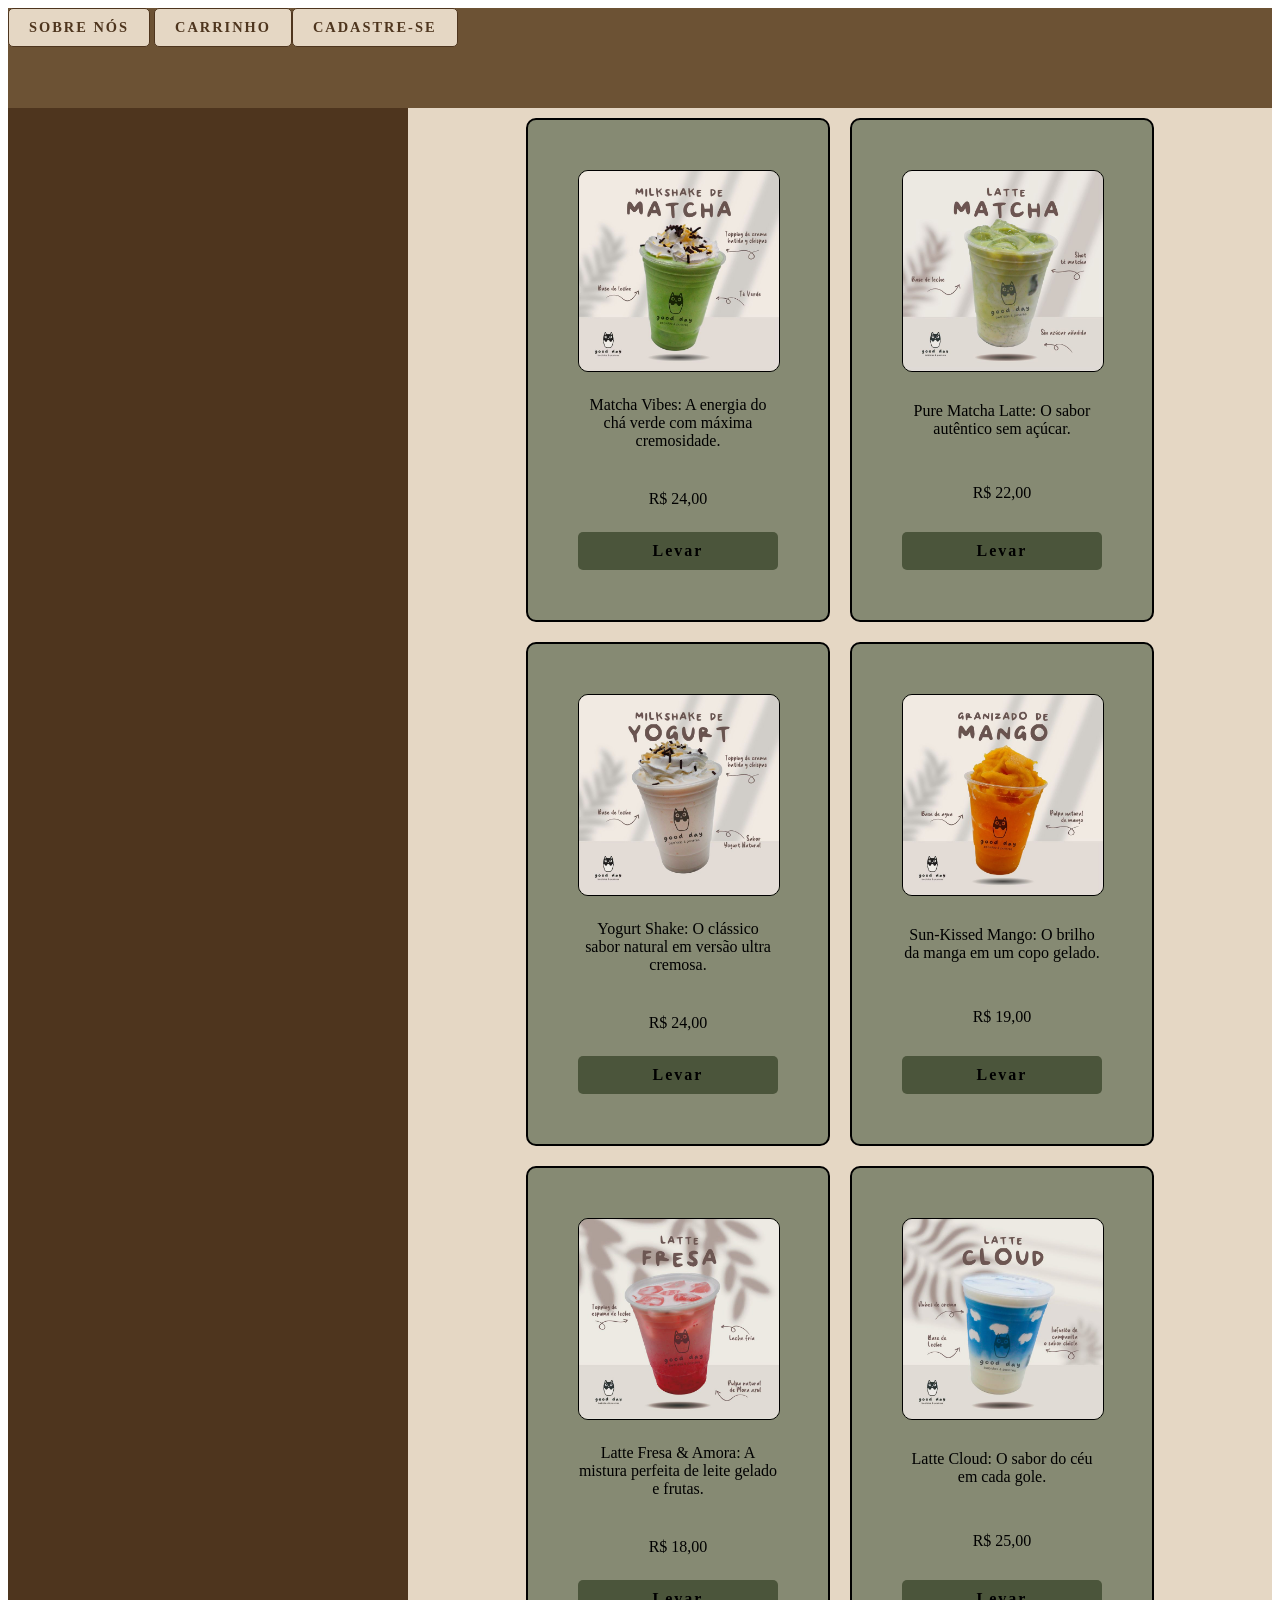
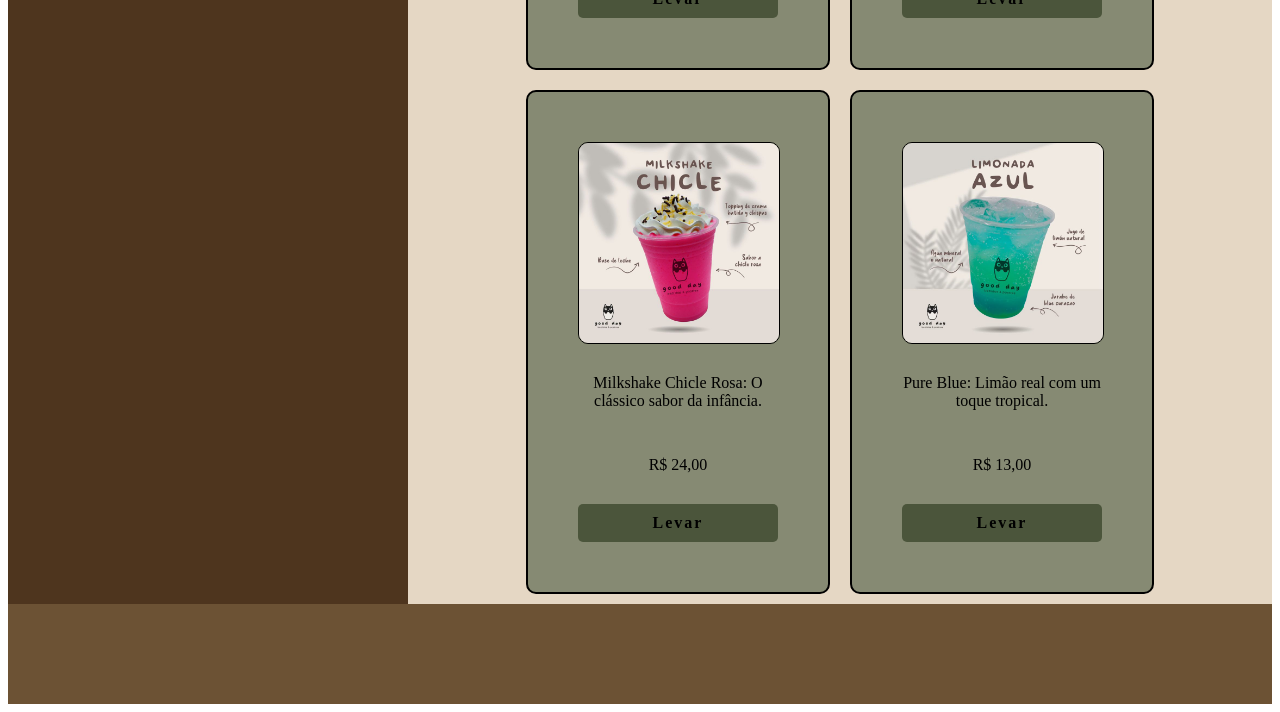
<file: index.html>
<!DOCTYPE html>
<html lang="pt-br">
<head>
    
    <meta charset="UTF-8">
    <meta http-equiv="X-UA-Compatible" content="IE=edge">
    <meta name="viewport" content="width=device-width, initial-scale=1.0">
    <link rel="stylesheet" href="style.css">
    <title>Loja.com</title>
</head>
<body>
    <header><a href="sobre.html" class="botao">sobre nós</a> <a href="carrinho.html" class="botao">Carrinho</a><a href="cadastro.html" class="botao">Cadastre-se</a></header>
    <aside></p></aside>
    <main>
        <div class="letra"></div>
        <div class="pai">
            <a href="produto.html" class="linkp">
            <div class="card">
                <img src="imgs/matcha.jpg" class="gato_produto" alt="">
                <p class="descricao">Matcha Vibes: A energia do chá verde com máxima cremosidade.</p>
                <p class="preco"> R$ 24,00 </p>
                <a href="produto.html" class="botao">Levar</a>
            </div>
            <div class="card">
                <img src="imgs/matcha2.jpg" class="gato_produto" alt="">
                <p class="descricao">Pure Matcha Latte: O sabor autêntico sem açúcar.</p>
                <p class="preco"> R$ 22,00 </p>
                <a href="produto1.html" class="botao">Levar</a>
            </div>
            <div class="card">
                <img src="imgs/yogurt.jpg" class="gato_produto" alt="">
                <p class="descricao">Yogurt Shake: O clássico sabor natural em versão ultra cremosa.</p>
                <p class="preco"> R$ 24,00 </p>
                <a href="produto2.html" class="botao">Levar</a>
            </div>
            <div class="card">
                <img src="imgs/mango.jpg" class="gato_produto" alt="">
                <p class="descricao">Sun-Kissed Mango: O brilho da manga em um copo gelado.</p>
                <p class="preco"> R$ 19,00 </p>
                <a href="produto3.html" class="botao">Levar</a>
            </div>
            <div class="card">
                <img src="imgs/fresa.jpg" class="gato_produto" alt="">
                <p class="descricao">Latte Fresa & Amora: A mistura perfeita de leite gelado e frutas.</p>
                <p class="preco"> R$ 18,00 </p>
                <a href="produto4.html" class="botao">Levar</a>
            </div>
            <div class="card">
                <img src="imgs/cloud.jpg" class="gato_produto" alt="">
                <p class="descricao">Latte Cloud: O sabor do céu em cada gole.</p>
                <p class="preco"> R$ 25,00 </p>
                <a href="produto5.html" class="botao">Levar</a>
            </div>
            <div class="card">
                <img src="imgs/chiclete.jpg" class="gato_produto" alt="">
                <p class="descricao">Milkshake Chicle Rosa: O clássico sabor da infância.</p>
                <p class="preco"> R$ 24,00 </p>
                <a href="produto6.html" class="botao">Levar</a>
            </div>
            <div class="card">
                <img src="imgs/limonada.jpg" class="gato_produto" alt="">
                <p class="descricao">Pure Blue: Limão real com um toque tropical.</p>
                <p class="preco"> R$ 13,00 </p>
                <a href="produto7.html" class="botao">Levar</a>
            </div>
        </a>
        </div>
    </main>
    <footer></footer>
</body>
</html>




<!-- a href= colocar o botão de ref -->
<!-- display log no css pro botão ser clicado em qualquer lugar -->
<!-- border radius = deixar a borda arredondada -->
</file>
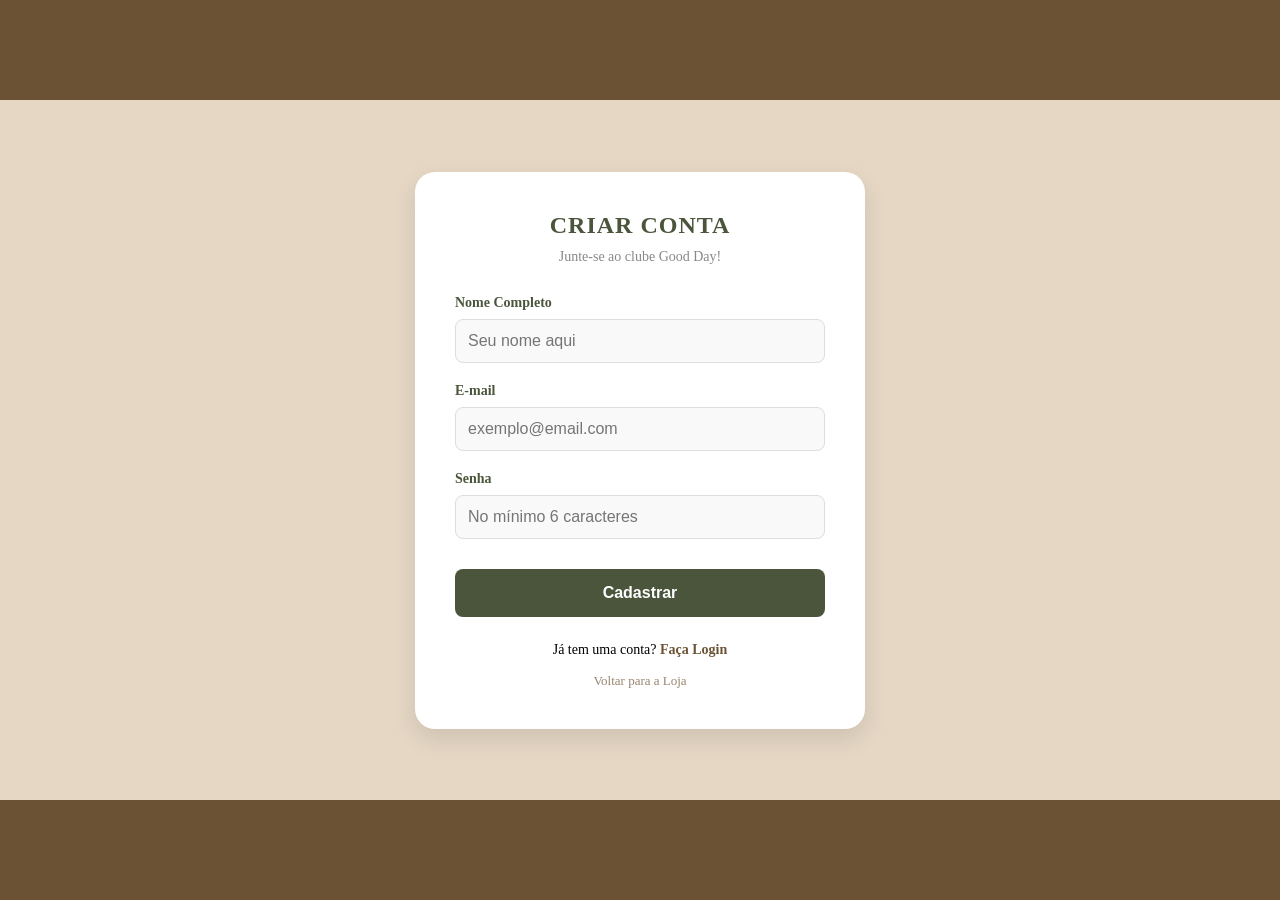
<file: cadastro.html>
<!DOCTYPE html>
<html lang="pt-br">
<head>
    <meta charset="UTF-8">
    <meta name="viewport" content="width=device-width, initial-scale=1.0">
    <link rel="stylesheet" href="cadastro.css">
    <title>Cadastro - Good Day</title>
</head>
<body>
    <header></header>

    <main>
        <div class="cadastro1">
            <div class="cadastro2">
                <h2>Criar Conta</h2>
                <p class="subtitulo">Junte-se ao clube Good Day!</p>

                <form>
                    <div class="campo">
                        <label for="nome">Nome Completo</label>
                        <input type="text" id="nome" placeholder="Seu nome aqui">
                    </div>

                    <div class="campo">
                        <label for="email">E-mail</label>
                        <input type="email" id="email" placeholder="exemplo@email.com">
                    </div>

                    <div class="campo">
                        <label for="senha">Senha</label>
                        <input type="password" id="senha" placeholder="No mínimo 6 caracteres">
                    </div>

                    <button type="button" class="btn-cadastrar">Cadastrar</button>
                </form>

                <div class="rodape">
                    <p>Já tem uma conta? <a href="">Faça Login</a></p>
                    <a href="index.html" class="link-voltar">Voltar para a Loja</a>
                </div>
            </div>
        </div>
    </main>

    <footer></footer>
</body>
</html>
</file>
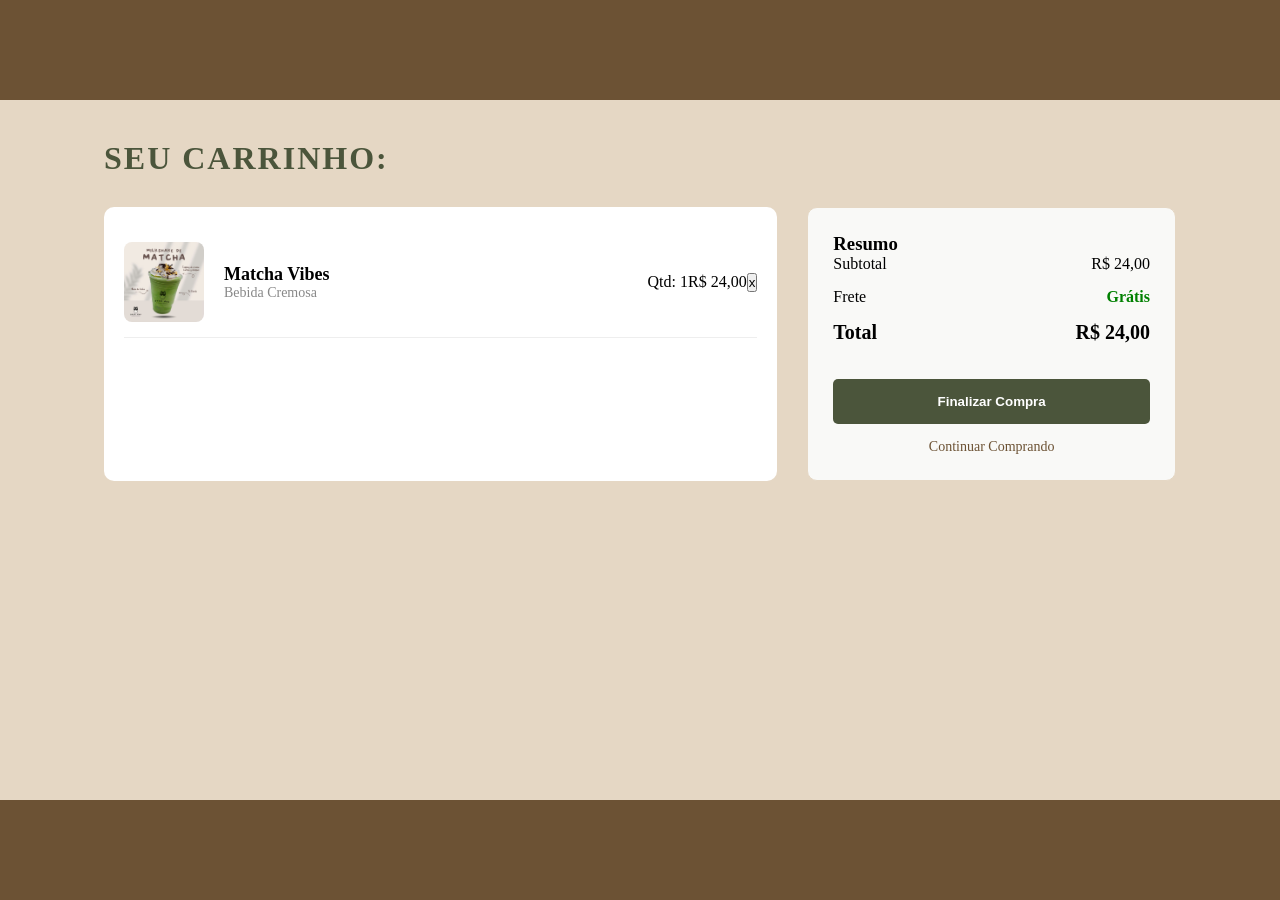
<file: carrinho.html>
<!DOCTYPE html>
<html lang="pt-br">
<head>
    <meta charset="UTF-8">
    <meta http-equiv="X-UA-Compatible" content="IE=edge">
    <meta name="viewport" content="width=device-width, initial-scale=1.0">
    <link rel="stylesheet" href="carrinho.css">
    <title>carrinho.com</title>
</head>
<body>
    <header></header>

    <main>
        <div class="dentro-carrinho">
            <h1 class="titulo-carrinho">Seu Carrinho:</h1>

            <div class="carrinho-corpo">
                <section class="lista-produtos">
                    <div class="card-item">
                        <img src="imgs/matcha.jpg" alt="Produto">
                        <div class="info-item">
                            <h3>Matcha Vibes</h3>
                            <p class="categoria">Bebida Cremosa</p>
                        </div>
                        <div class="qtd-item">
                            <p>Qtd: 1</p>
                        </div>
                        <p class="preco-item">R$ 24,00</p>
                        <button class="remover">x</button>
                    </div>
                </section>

                <section class="resumo-pedido">
                    <h3>Resumo</h3>
                    <div class="linha-resumo">
                        <p>Subtotal</p>
                        <p>R$ 24,00</p>
                    </div>
                    <div class="linha-resumo">
                        <p>Frete</p>
                        <p class="gratis">Grátis</p>
                    </div>
                    <div class="linha-resumo total">
                        <p>Total</p>
                        <p>R$ 24,00</p>
                    </div>
                    <button class="finalizar">Finalizar Compra</button>
                    <a href="index.html" class="link-voltar">Continuar Comprando</a>
                </section>
            </div>
        </div>
    </main>

    <aside></aside>
    <footer></footer>
</body>
</html>
</file>
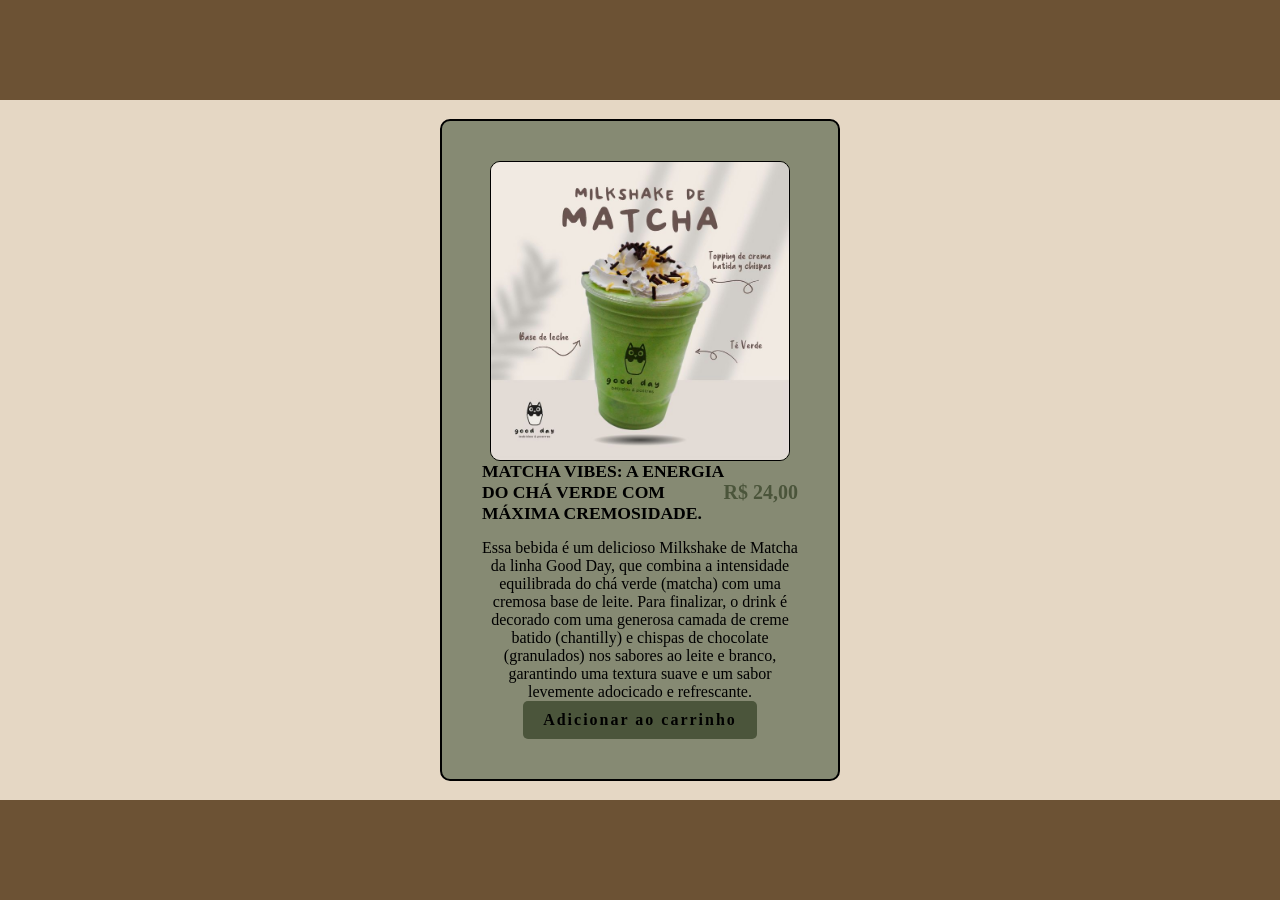
<file: produto.html>
<!DOCTYPE html>
<html lang="pt-br">
<head>
    <meta charset="UTF-8">
    <meta http-equiv="X-UA-Compatible" content="IE=edge">
    <meta name="viewport" content="width=device-width, initial-scale=1.0">
    <link rel="stylesheet" href="produto.css">
    <title>Produto.com</title>
</head>
<body>
    <header></header>
<main>
    <div class="pai">
        <div class="card">
        <img src="imgs/matcha.jpg" class="gato_produto" alt="">
    
        <div class="cabecalho-produto">
        <p class="descricao1">Matcha Vibes: A energia do chá verde com máxima cremosidade.</p>
        <p class="preco">R$ 24,00</p>
        </div>
        <p class="feito">Essa bebida é um delicioso Milkshake de Matcha da linha Good Day, que combina a intensidade equilibrada do chá verde (matcha) com uma cremosa base de leite. Para finalizar, o drink é decorado com uma generosa camada de creme batido (chantilly) e chispas de chocolate (granulados) nos sabores ao leite e branco, garantindo uma textura suave e um sabor levemente adocicado e refrescante.</p>
        <a href="carrinho.html" class="botao">Adicionar ao carrinho</a>
        </div>
    </div>
</main>
<aside></aside>
<footer></footer>
</body>
</html>
</file>
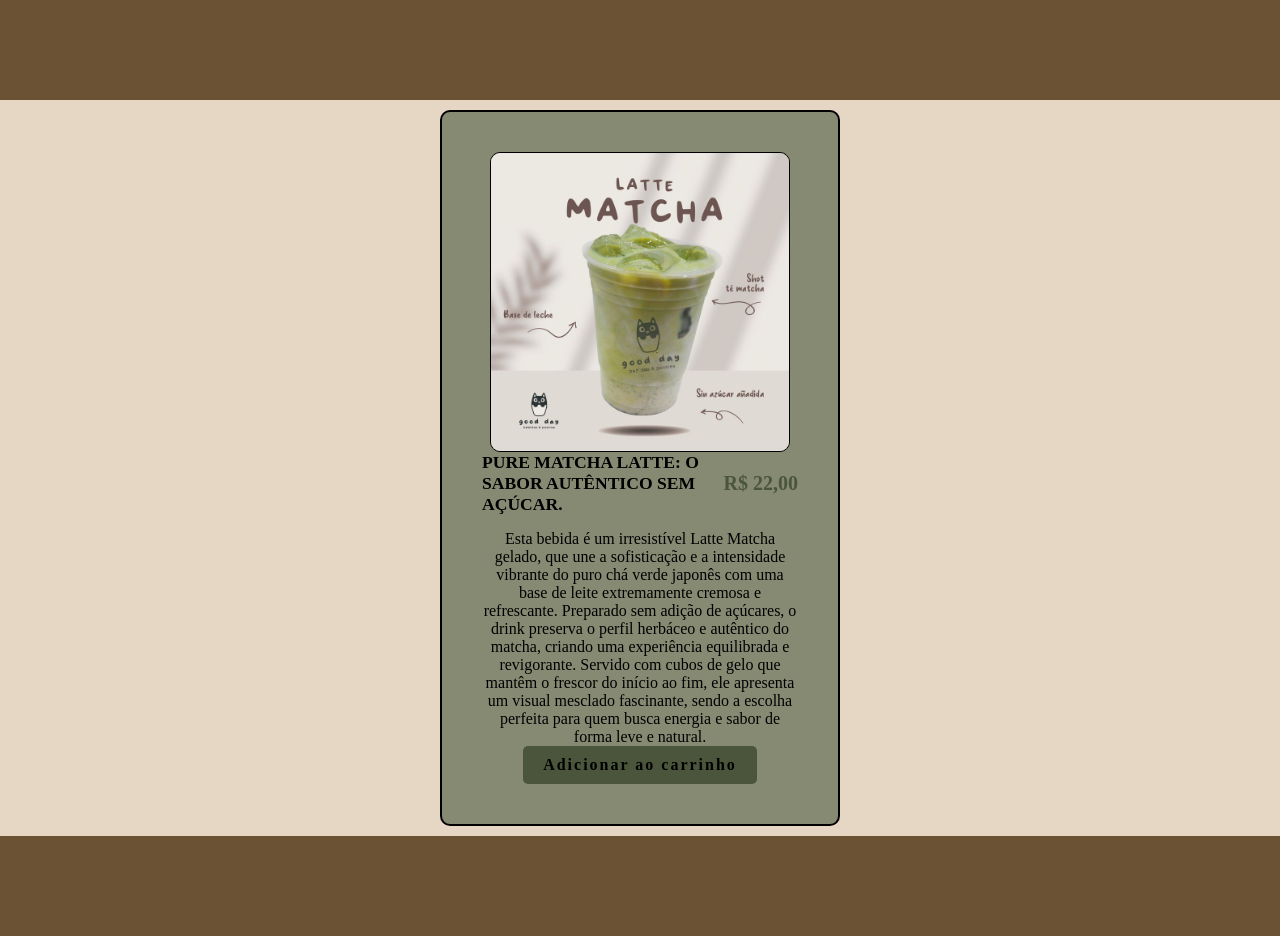
<file: produto1.html>
<!DOCTYPE html>
<html lang="pt-br">
<head>
    <meta charset="UTF-8">
    <meta http-equiv="X-UA-Compatible" content="IE=edge">
    <meta name="viewport" content="width=device-width, initial-scale=1.0">
    <link rel="stylesheet" href="produto.css">
    <title>Produto.com</title>
</head>
<body>
    <header></header>
<main>
    <div class="pai">
        <div class="card">
        <img src="imgs/matcha2.jpg" class="gato_produto" alt="">
    
        <div class="cabecalho-produto">
        <p class="descricao1">Pure Matcha Latte: O sabor autêntico sem açúcar.</p>
        <p class="preco">R$ 22,00</p>
        </div>
        <p class="feito">Esta bebida é um irresistível Latte Matcha gelado, que une a sofisticação e a intensidade vibrante do puro chá verde japonês com uma base de leite extremamente cremosa e refrescante. Preparado sem adição de açúcares, o drink preserva o perfil herbáceo e autêntico do matcha, criando uma experiência equilibrada e revigorante. Servido com cubos de gelo que mantêm o frescor do início ao fim, ele apresenta um visual mesclado fascinante, sendo a escolha perfeita para quem busca energia e sabor de forma leve e natural.</p>
        <a href="carrinho.html" class="botao">Adicionar ao carrinho</a>
        </div>
    </div>
</main>
<aside></aside>
<footer></footer>
</body>
</html>
</file>
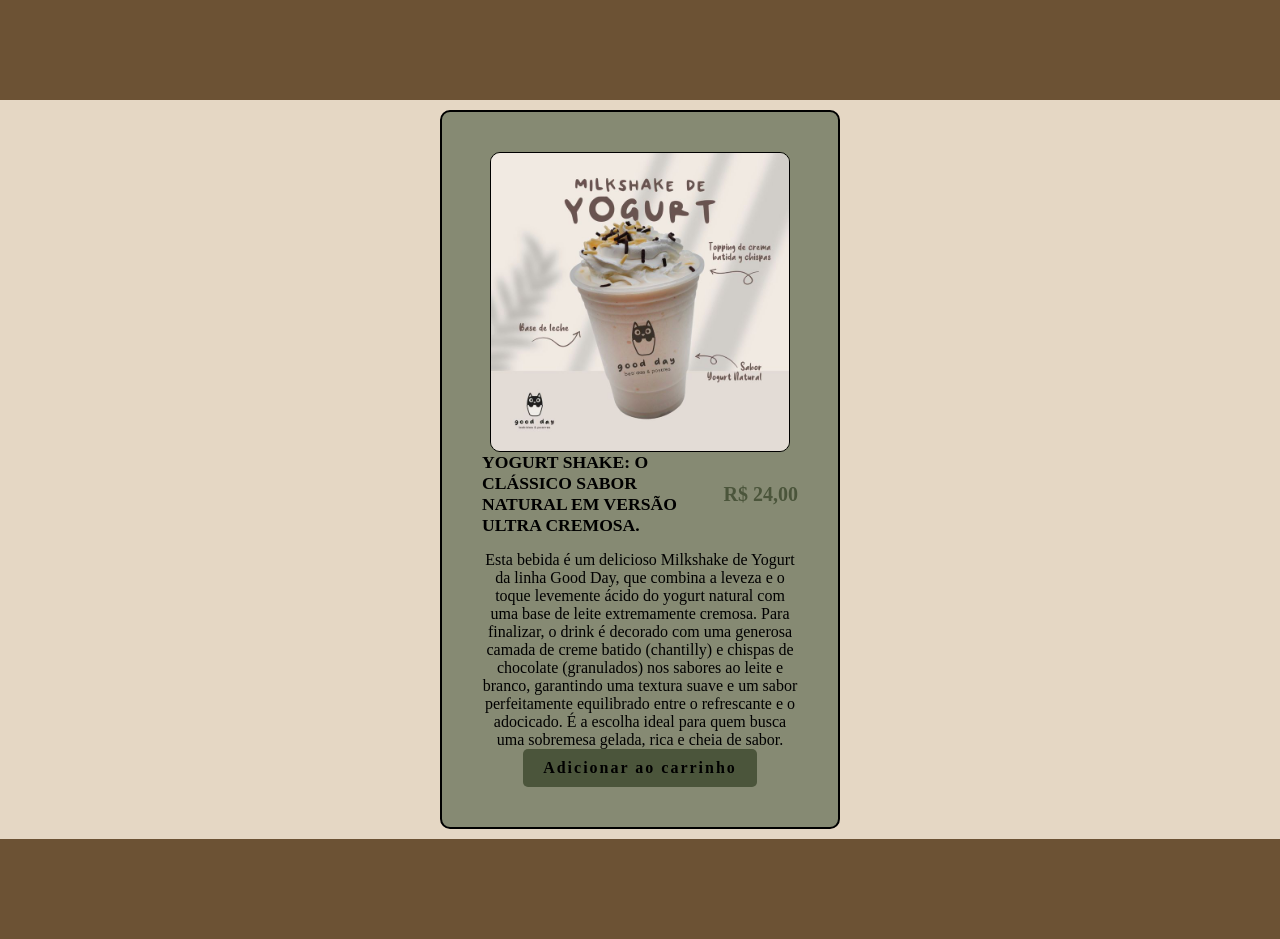
<file: produto2.html>
<!DOCTYPE html>
<html lang="pt-br">
<head>
    <meta charset="UTF-8">
    <meta http-equiv="X-UA-Compatible" content="IE=edge">
    <meta name="viewport" content="width=device-width, initial-scale=1.0">
    <link rel="stylesheet" href="produto.css">
    <title>Produto.com</title>
</head>
<body>
    <header></header>
<main>
    <div class="pai">
        <div class="card">
        <img src="imgs/yogurt.jpg" class="gato_produto" alt="">
    
        <div class="cabecalho-produto">
        <p class="descricao1">Yogurt Shake: O clássico sabor natural em versão ultra cremosa.</p>
        <p class="preco">R$ 24,00</p>
        </div>
        <p class="feito">Esta bebida é um delicioso Milkshake de Yogurt da linha Good Day, que combina a leveza e o toque levemente ácido do yogurt natural com uma base de leite extremamente cremosa. Para finalizar, o drink é decorado com uma generosa camada de creme batido (chantilly) e chispas de chocolate (granulados) nos sabores ao leite e branco, garantindo uma textura suave e um sabor perfeitamente equilibrado entre o refrescante e o adocicado. É a escolha ideal para quem busca uma sobremesa gelada, rica e cheia de sabor.</p>
        <a href="carrinho.html" class="botao">Adicionar ao carrinho</a>
        </div>
    </div>
</main>
<aside></aside>
<footer></footer>
</body>
</html>
</file>
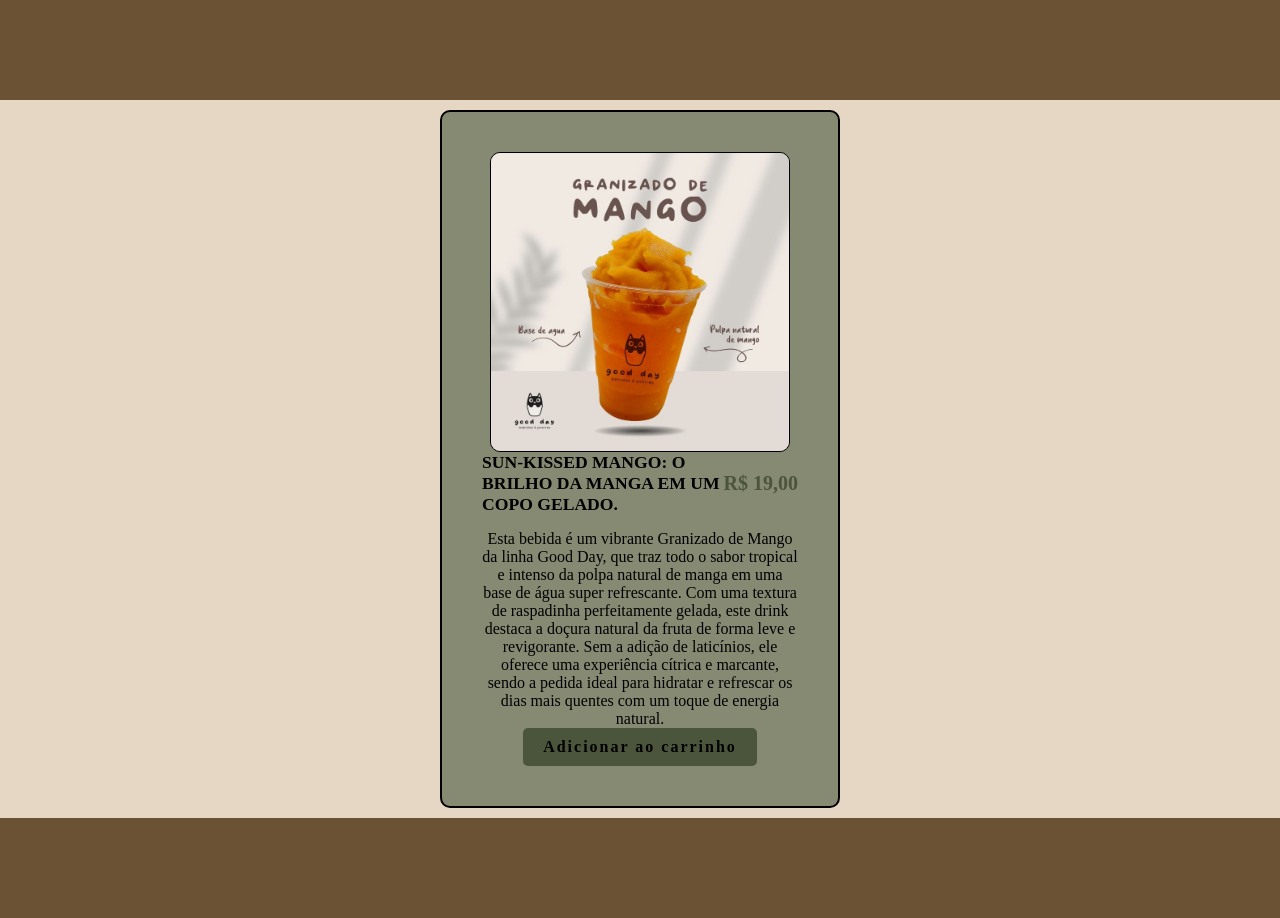
<file: produto3.html>
<!DOCTYPE html>
<html lang="pt-br">
<head>
    <meta charset="UTF-8">
    <meta http-equiv="X-UA-Compatible" content="IE=edge">
    <meta name="viewport" content="width=device-width, initial-scale=1.0">
    <link rel="stylesheet" href="produto.css">
    <title>Produto.com</title>
</head>
<body>
    <header></header>
<main>
    <div class="pai">
        <div class="card">
        <img src="imgs/mango.jpg" class="gato_produto" alt="">
    
        <div class="cabecalho-produto">
        <p class="descricao1">Sun-Kissed Mango: O brilho da manga em um copo gelado.</p>
        <p class="preco">R$ 19,00</p>
        </div>
        <p class="feito">Esta bebida é um vibrante Granizado de Mango da linha Good Day, que traz todo o sabor tropical e intenso da polpa natural de manga em uma base de água super refrescante. Com uma textura de raspadinha perfeitamente gelada, este drink destaca a doçura natural da fruta de forma leve e revigorante. Sem a adição de laticínios, ele oferece uma experiência cítrica e marcante, sendo a pedida ideal para hidratar e refrescar os dias mais quentes com um toque de energia natural.</p>
        <a href="carrinho.html" class="botao">Adicionar ao carrinho</a>
        </div>
    </div>
</main>
<aside></aside>
<footer></footer>
</body>
</html>
</file>
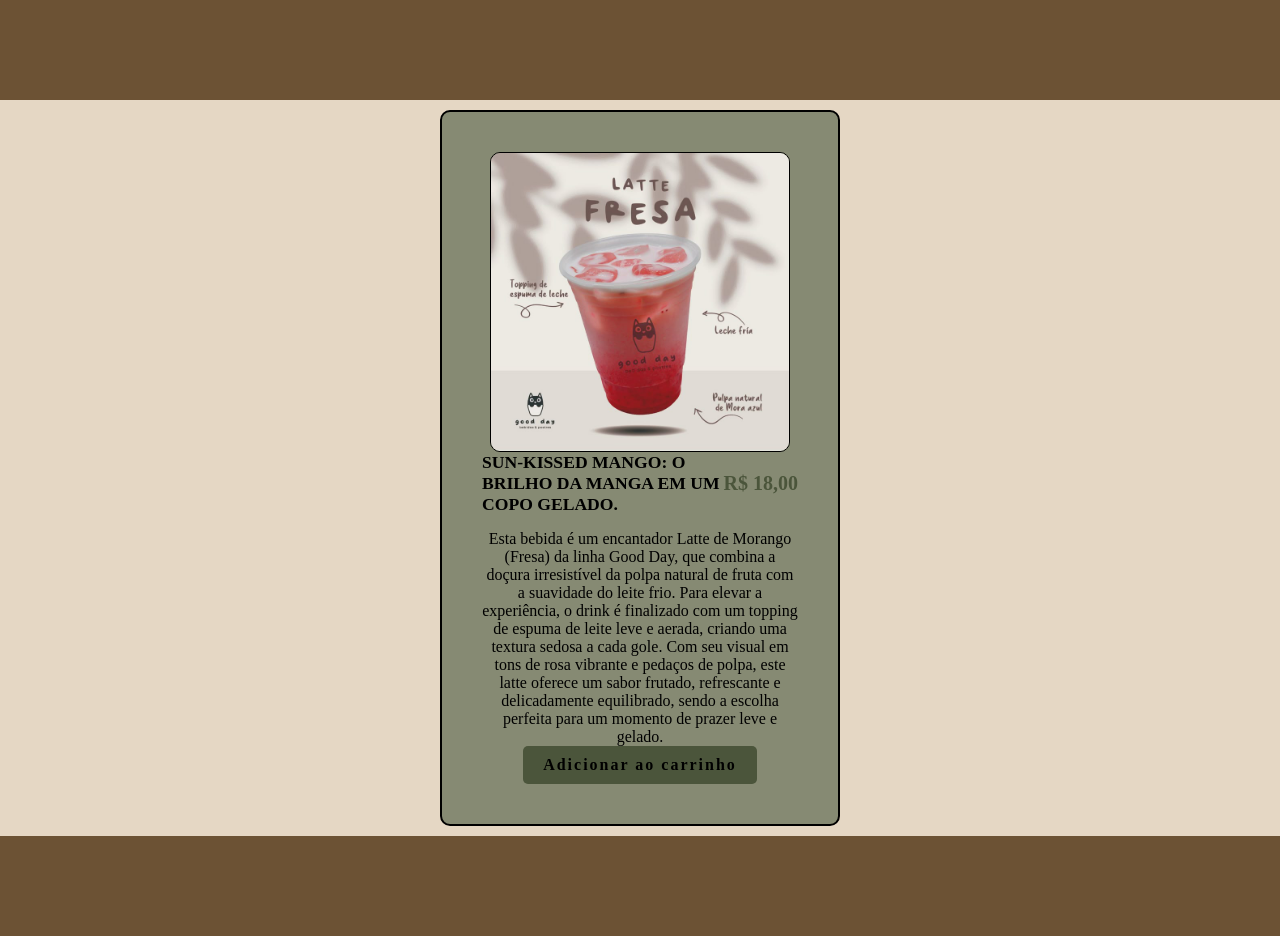
<file: produto4.html>
<!DOCTYPE html>
<html lang="pt-br">
<head>
    <meta charset="UTF-8">
    <meta http-equiv="X-UA-Compatible" content="IE=edge">
    <meta name="viewport" content="width=device-width, initial-scale=1.0">
    <link rel="stylesheet" href="produto.css">
    <title>Produto.com</title>
</head>
<body>
    <header></header>
<main>
    <div class="pai">
        <div class="card">
        <img src="imgs/fresa.jpg" class="gato_produto" alt="">
    
        <div class="cabecalho-produto">
        <p class="descricao1">Sun-Kissed Mango: O brilho da manga em um copo gelado.</p>
        <p class="preco">R$ 18,00</p>
        </div>
        <p class="feito">Esta bebida é um encantador Latte de Morango (Fresa) da linha Good Day, que combina a doçura irresistível da polpa natural de fruta com a suavidade do leite frio. Para elevar a experiência, o drink é finalizado com um topping de espuma de leite leve e aerada, criando uma textura sedosa a cada gole. Com seu visual em tons de rosa vibrante e pedaços de polpa, este latte oferece um sabor frutado, refrescante e delicadamente equilibrado, sendo a escolha perfeita para um momento de prazer leve e gelado.</p>
        <a href="carrinho.html" class="botao">Adicionar ao carrinho</a>
        </div>
    </div>
</main>
<aside></aside>
<footer></footer>
</body>
</html>
</file>
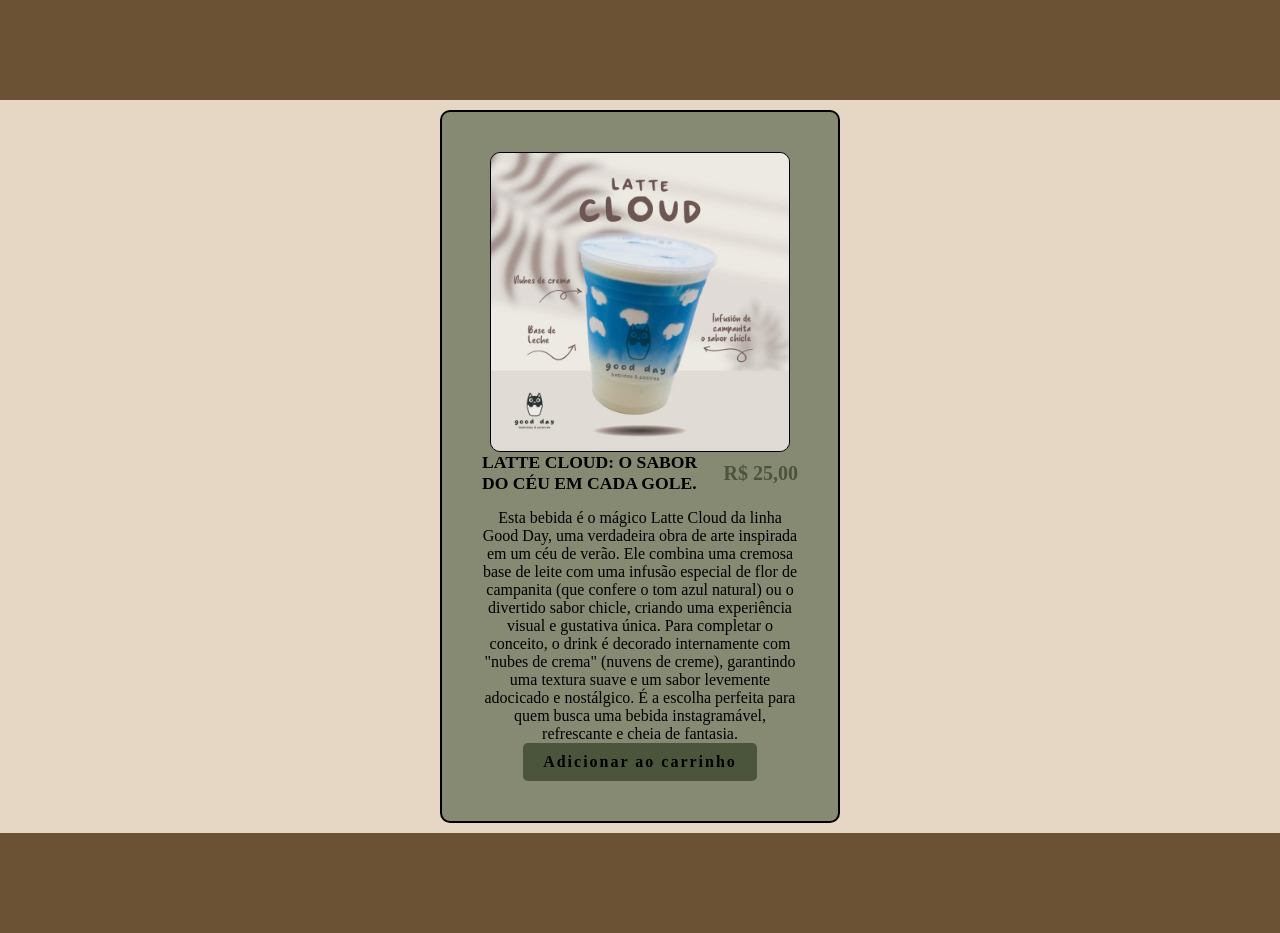
<file: produto5.html>
<!DOCTYPE html>
<html lang="pt-br">
<head>
    <meta charset="UTF-8">
    <meta http-equiv="X-UA-Compatible" content="IE=edge">
    <meta name="viewport" content="width=device-width, initial-scale=1.0">
    <link rel="stylesheet" href="produto.css">
    <title>Produto.com</title>
</head>
<body>
    <header></header>
<main>
    <div class="pai">
        <div class="card">
        <img src="imgs/cloud.jpg" class="gato_produto" alt="">
    
        <div class="cabecalho-produto">
        <p class="descricao1">Latte Cloud: O sabor do céu em cada gole.</p>
        <p class="preco">R$ 25,00</p>
        </div>
        <p class="feito">Esta bebida é o mágico Latte Cloud da linha Good Day, uma verdadeira obra de arte inspirada em um céu de verão. Ele combina uma cremosa base de leite com uma infusão especial de flor de campanita (que confere o tom azul natural) ou o divertido sabor chicle, criando uma experiência visual e gustativa única. Para completar o conceito, o drink é decorado internamente com "nubes de crema" (nuvens de creme), garantindo uma textura suave e um sabor levemente adocicado e nostálgico. É a escolha perfeita para quem busca uma bebida instagramável, refrescante e cheia de fantasia.</p>
        <a href="carrinho.html" class="botao">Adicionar ao carrinho</a>
        </div>
    </div>
</main>
<aside></aside>
<footer></footer>
</body>
</html>
</file>
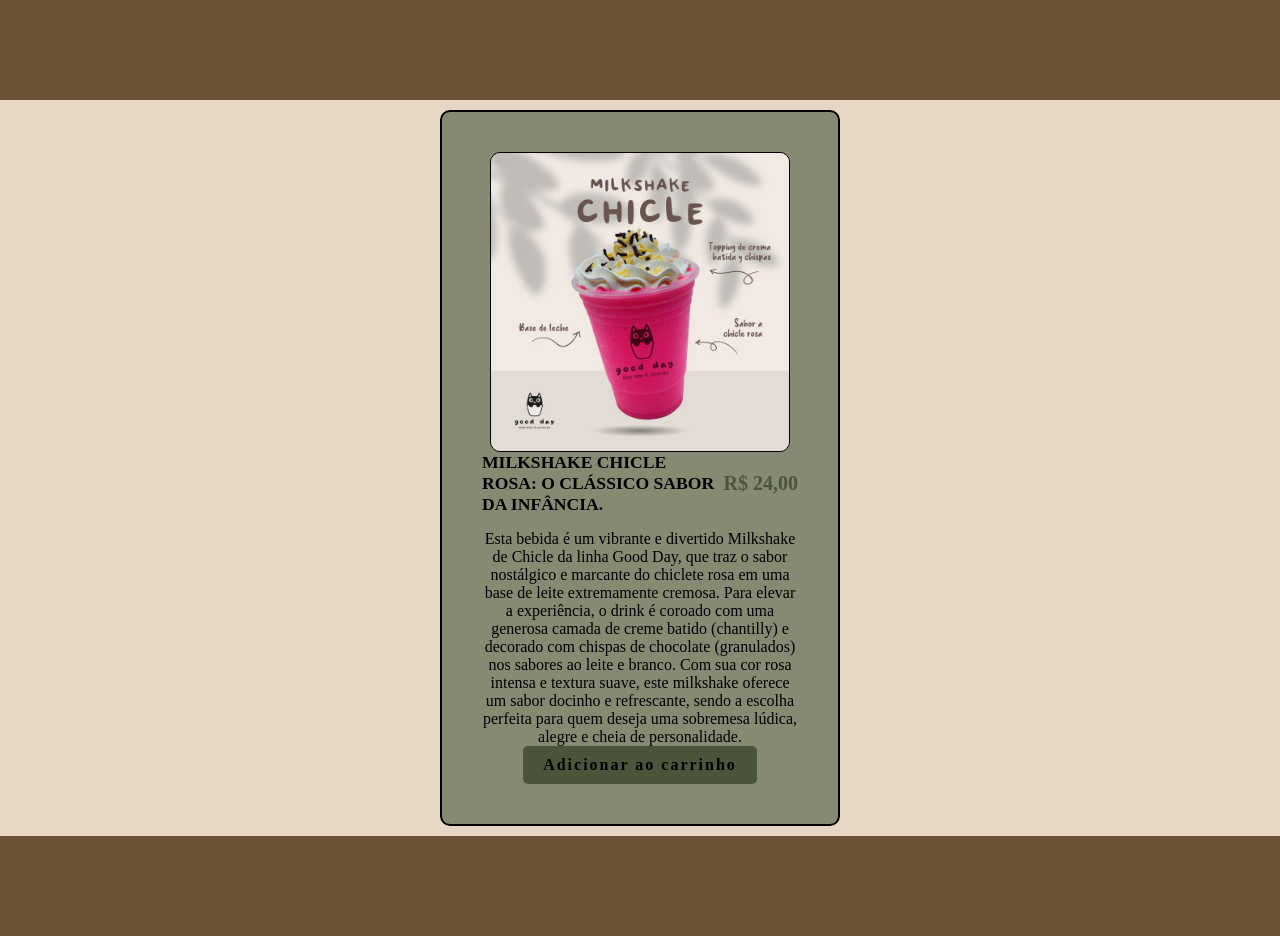
<file: produto6.html>
<!DOCTYPE html>
<html lang="pt-br">
<head>
    <meta charset="UTF-8">
    <meta http-equiv="X-UA-Compatible" content="IE=edge">
    <meta name="viewport" content="width=device-width, initial-scale=1.0">
    <link rel="stylesheet" href="produto.css">
    <title>Produto.com</title>
</head>
<body>
    <header></header>
<main>
    <div class="pai">
        <div class="card">
        <img src="imgs/chiclete.jpg" class="gato_produto" alt="">
    
        <div class="cabecalho-produto">
        <p class="descricao1">Milkshake Chicle Rosa: O clássico sabor da infância.</p>
        <p class="preco">R$ 24,00</p>
        </div>
        <p class="feito">Esta bebida é um vibrante e divertido Milkshake de Chicle da linha Good Day, que traz o sabor nostálgico e marcante do chiclete rosa em uma base de leite extremamente cremosa. Para elevar a experiência, o drink é coroado com uma generosa camada de creme batido (chantilly) e decorado com chispas de chocolate (granulados) nos sabores ao leite e branco. Com sua cor rosa intensa e textura suave, este milkshake oferece um sabor docinho e refrescante, sendo a escolha perfeita para quem deseja uma sobremesa lúdica, alegre e cheia de personalidade.</p>
        <a href="carrinho.html" class="botao">Adicionar ao carrinho</a>
        </div>
    </div>
</main>
<aside></aside>
<footer></footer>   
</body>
</html>
</file>
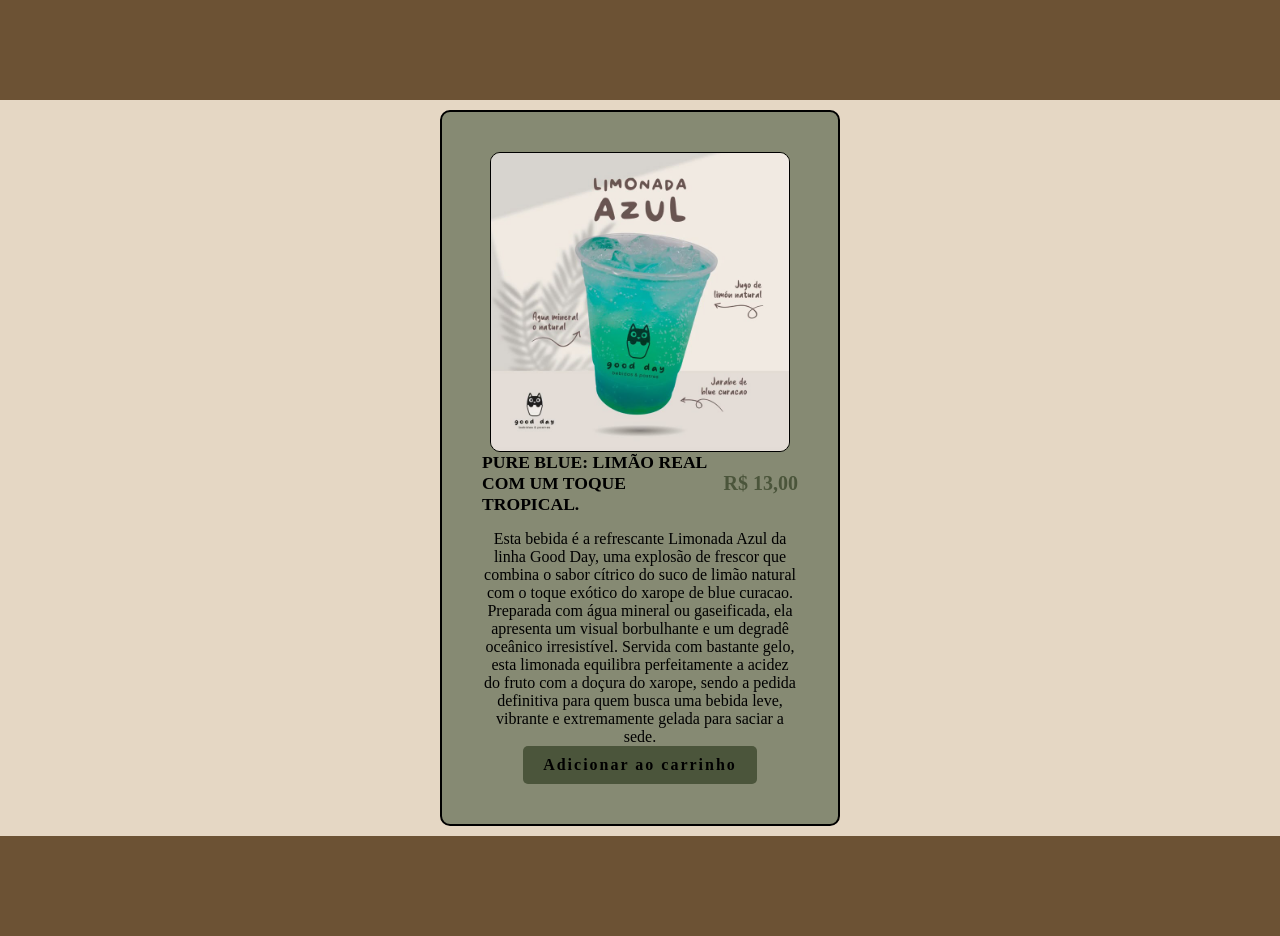
<file: produto7.html>
<!DOCTYPE html>
<html lang="pt-br">
<head>
    <meta charset="UTF-8">
    <meta http-equiv="X-UA-Compatible" content="IE=edge">
    <meta name="viewport" content="width=device-width, initial-scale=1.0">
    <link rel="stylesheet" href="produto.css">
    <title>Produto.com</title>
</head>
<body>
    <header></header>
<main>
    <div class="pai">
        <div class="card">
        <img src="imgs/limonada.jpg" class="gato_produto" alt="">
    
        <div class="cabecalho-produto">
        <p class="descricao1">Pure Blue: Limão real com um toque tropical.</p>
        <p class="preco">R$ 13,00</p>
        </div>
        <p class="feito">Esta bebida é a refrescante Limonada Azul da linha Good Day, uma explosão de frescor que combina o sabor cítrico do suco de limão natural com o toque exótico do xarope de blue curacao. Preparada com água mineral ou gaseificada, ela apresenta um visual borbulhante e um degradê oceânico irresistível. Servida com bastante gelo, esta limonada equilibra perfeitamente a acidez do fruto com a doçura do xarope, sendo a pedida definitiva para quem busca uma bebida leve, vibrante e extremamente gelada para saciar a sede.</p>
        <a href="carrinho.html" class="botao">Adicionar ao carrinho</a>
        </div>
    </div>
</main>
<aside></aside>
<footer></footer>   
</body>
</html>
</file>
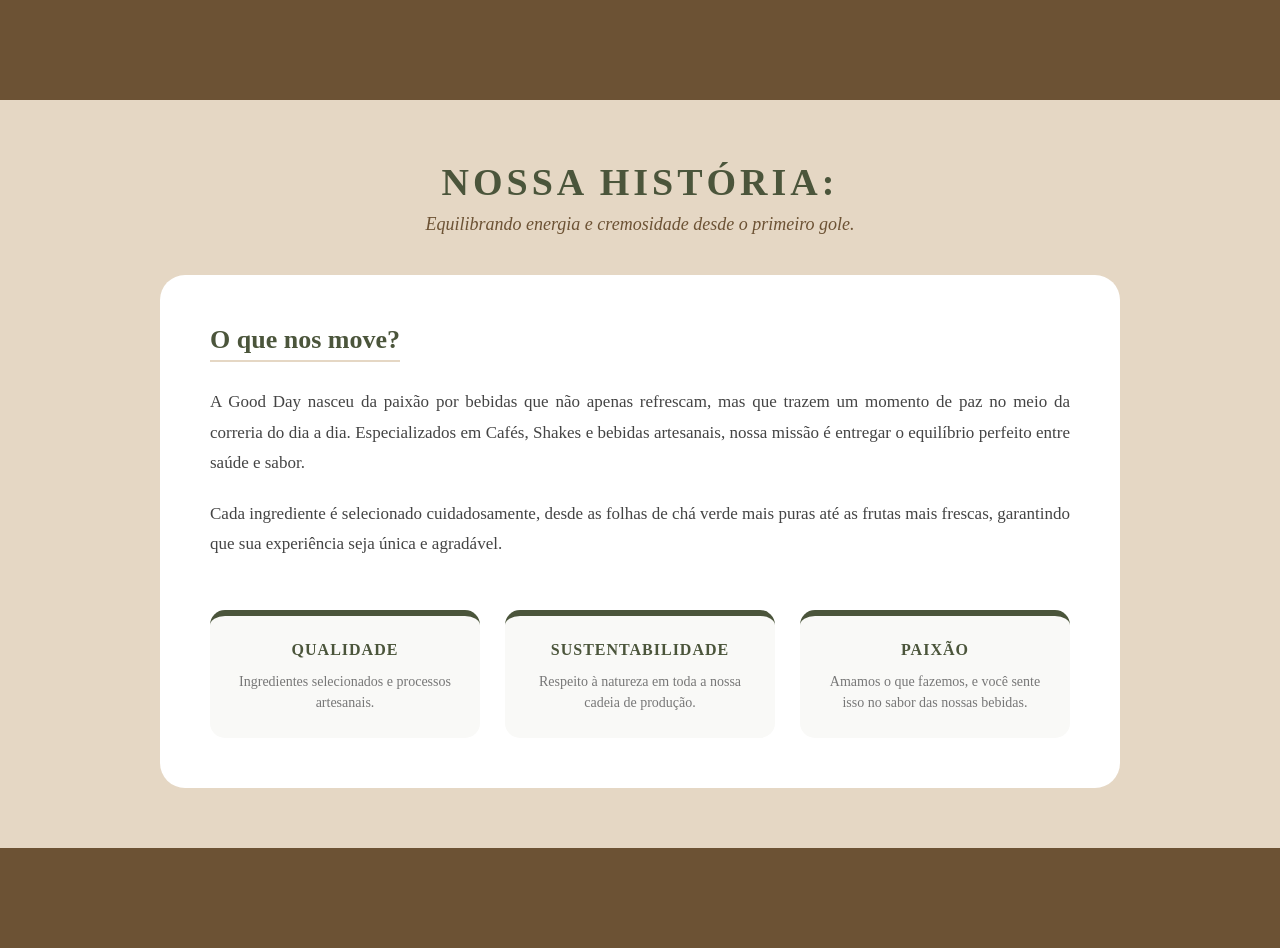
<file: sobre.html>
<!DOCTYPE html>
<html lang="pt-br">
<head>
    <meta charset="UTF-8">
    <meta name="viewport" content="width=device-width, initial-scale=1.0">
    <link rel="stylesheet" href="sobre.css">
    <title>Sobre Nós - Good Day</title>
</head>
<body>
    <header></header>

    <main>
        <div class="container-sobre">
            <div class="banner-sobre">
                <h1>Nossa História:</h1>
                <p>Equilibrando energia e cremosidade desde o primeiro gole.</p>
            </div>

            <div class="conteudo-sobre">
                <div class="texto-sobre">
                    <h2>O que nos move?</h2>
                    <p>A Good Day nasceu da paixão por bebidas que não apenas refrescam, mas que trazem um momento de paz no meio da correria do dia a dia. Especializados em Cafés, Shakes e bebidas artesanais, nossa missão é entregar o equilíbrio perfeito entre saúde e sabor.</p>
                    
                    <p>Cada ingrediente é selecionado cuidadosamente, desde as folhas de chá verde mais puras até as frutas mais frescas, garantindo que sua experiência seja única e agradável.</p>
                </div>

                <div class="valores-grid">
                    <div class="valor">
                        <h3>Qualidade</h3>
                        <p>Ingredientes selecionados e processos artesanais.</p>
                    </div>
                    <div class="valor">
                        <h3>Sustentabilidade</h3>
                        <p>Respeito à natureza em toda a nossa cadeia de produção.</p>
                    </div>
                    <div class="valor">
                        <h3>Paixão</h3>
                        <p>Amamos o que fazemos, e você sente isso no sabor das nossas bebidas.</p>
                    </div>
                </div>
            </div>
        </div>
    </main>

    <footer></footer>
</body>
</html>
</file>
<file: style.css>
body{
    display: grid;
    grid-template-areas:
        "cabeca cabeca"
        "branco corpo"
        "peh peh";
    grid-template-rows: 100px auto 100px;
    grid-template-columns: 400px auto;         
}

header{
    background-color: #6C5234;
    grid-area: cabeca;
}
header .botao {
    background-color: #E5D7C4;
    color: #4E351E;           
    border: 1px solid #4E351E;
    transition: all 0.3s ease;
    font-size: 14.4px;
    text-transform: uppercase;
}
header .botao:hover {
    background-color: #4E351E;
    color: #E5D7C4;
    transform: translateY(-2px);
}
aside{
    background-color: #4E351E;
    grid-area: branco;
}
main{
    background-color: #E5D7C4;
    grid-area: corpo;
}
footer{
    background-color: #6C5234;
    grid-area: peh;
}
@media only screen and (max-width: 850px){
    body{
        display: grid;
        grid-template-areas: 
        "cabeca"
        "branco"
        "corpo"
        "peh";
        grid-template-rows: 100px 50px auto 100px;
        grid-template-columns: auto;
    }
}
.letra{
    color: #4E351E;
}
@media only screen and (max-width:450px){
    body{
        display: grid;
        grid-template-areas:
        "cabeca"
        "corpo"
        "peh";
        grid-template-rows: 100px auto 100px;
        grid-column: auto;
    }
    aside{
        display: none;
    }
}
.pai{
    display: flex;
    flex-wrap: wrap;
    justify-content: center;
}
.gato_produto{
     width: 200px;
    height: 200px;
    border-radius: 10px;
    border: black 1px solid;
}

.card{
   display: flex;
   flex-direction: column;
   justify-content: space-between;
   padding: 50px;
   border: black 2px solid;
   background-color: #868a73;
   width: 200px;
   height: 400px;
   border-radius: 10px;
   text-align: center;
   margin: 10px;
}
.botao {
    display: inline-block;
    padding: 10px 20px;
    background-color: #4b553b; 
    border-radius: 5px;
    text-align: center;
    letter-spacing: 2px;
    text-decoration: none;
    color: black;
    font-weight: bold;
    cursor: pointer;
  }
  .botao:hover {
    background-color: #354024;
    transform: translateY(-2px);
  }
.linkp{
    text-decoration: none;
    color: inherit;
    display: contents;
}
</file>
<file: cadastro.css>
/* RESET PADRÃO */
* {
    margin: 0;
    padding: 0;
    box-sizing: border-box;
}
body {
    display: grid;
    grid-template-areas:
        "cabeca"
        "corpo"
        "peh";
    grid-template-columns: 1fr; 
    grid-template-rows: 100px auto 100px; 
    min-height: 100vh;
}
header { 
    background-color: #6C5234; grid-area: cabeca;
 }
footer {
     background-color: #6C5234; grid-area: peh; 
}
main {
    background-color: #E5D7C4; 
    grid-area: corpo;
    display: flex;
    justify-content: center;
    align-items: center;
    padding: 20px;
}
.cadastro1 {
    width: 100%;
    max-width: 450px;
}
.cadastro2 {
    background: #ffffff;
    padding: 40px;
    border-radius: 20px;
    box-shadow: 0 10px 25px rgba(0,0,0,0.1);
    text-align: center;
}

.cadastro2 h2 {
    color: #4b553b;
    margin-bottom: 10px;
    text-transform: uppercase;
    letter-spacing: 1px;
}

.subtitulo {
    color: #888;
    margin-bottom: 30px;
    font-size: 14px;
}
.campo {
    text-align: left;
    margin-bottom: 20px;
}

.campo label {
    display: block;
    margin-bottom: 8px;
    color: #4b553b;
    font-weight: bold;
    font-size: 14px;
}

.campo input {
    width: 100%;
    padding: 12px;
    border: 1px solid #ddd;
    border-radius: 8px;
    background-color: #f9f9f9;
    font-size: 16px;
}
.btn-cadastrar {
    width: 100%;
    padding: 15px;
    background-color: #4b553b;
    color: white;
    border: none;
    border-radius: 8px;
    font-weight: bold;
    font-size: 16px;
    cursor: pointer;
    margin-top: 10px;
}

.btn-cadastrar:hover {
    background-color: #354024;
}
.rodape {
    margin-top: 25px;
    font-size: 14px;
}

.rodape a {
    color: #6c5234;
    text-decoration: none;
    font-weight: bold;
}

.link-voltar {
    display: block;
    margin-top: 15px;
    font-weight: normal !important;
    font-size: 13px;
    opacity: 0.7;
}

.link-voltar:hover {
    text-decoration: underline;
}

/* RESPONSIVIDADE */
@media (max-width: 480px) {
    .card-cadastro {
        padding: 20px;
    }
}
</file>
<file: carrinho.css>
* {
    margin: 0;
    padding: 0;
    box-sizing: border-box;
}
body {
    display: grid;
    grid-template-areas:
        "cabeca"
        "corpo"
        "peh";
    grid-template-columns: 1fr; 
    grid-template-rows: 100px auto 100px; 
    min-height: 100vh;
}

header {
    background-color: #6C5234;
    grid-area: cabeca;
}
aside {
    display: none;
}
main {
    background-color: #E5D7C4;
    grid-area: corpo;
}
footer {
    background-color: #6C5234;
    grid-area: peh;
}
@media only screen and (max-width: 850px) {
    body {
        grid-template-areas:
        "cabeca"
        "corpo"
        "peh";
        grid-template-rows: 80px auto 80px; 
    }
}
@media only screen and (max-width: 450px) {
    body {
        grid-template-areas:
        "cabeca"
        "corpo"
        "peh";
        grid-template-rows: 50px auto 50px; 
    }
}
@media (max-width: 850px) {
    .carrinho-corpo {
        flex-direction: column;
    }
    .lista-produtos, .resumo-pedido {
        width: 100%;
    }
}
@media (max-width: 450px) {
    .carrinho-corpo {
        flex-direction: column;
    }
    .lista-produtos, .resumo-pedido {
        width: 100%;
    }
}
.dentro-carrinho {
    padding: 40px 5%;
    max-width: 1200px;
    margin: 0 auto;
}

.titulo-carrinho {
    margin-bottom: 30px;
    color: #4b553b;
    text-transform: uppercase;
    letter-spacing: 2px;
}

.carrinho-corpo {
    display: flex;
    gap: 30px;
}

.lista-produtos {
    flex: 2; 
    background: #fff;
    border-radius: 10px;
    padding: 20px;
}

.card-item {
    display: flex;
    align-items: center;
    justify-content: space-between;
    padding: 15px 0;
    border-bottom: 1px solid #eee; /*descobri a misera de uma tirinha chiq super maneirakakkaka*/
}

.card-item img {
    width: 80px;
    height: 80px;
    border-radius: 8px;
}
.info-item {
    flex: 1;
    margin-left: 20px;
}

.info-item h3 { margin: 0; font-size: 18px; }
.categoria { color: #888; font-size: 14px; }

.resumo-pedido {
    flex: 1; 
    background: #f9f9f7;
    padding: 25px;
    border-radius: 10px;
    border: 1px solid #e5d7c4;
}

.linha-resumo {
    display: flex;
    justify-content: space-between;
    margin-bottom: 15px;
}

.total {
    font-weight: bold;
    font-size: 20px;
    margin-top: 10px;
}

.gratis { color: green; font-weight: bold; }

.finalizar {
    width: 100%;
    padding: 15px;
    background-color: #4b553b;
    color: white;
    border: none;
    border-radius: 5px;
    font-weight: bold;
    cursor: pointer;
    margin-top: 20px;
}

.link-voltar {
    display: block;
    text-align: center;
    margin-top: 15px;
    color: #6c5234;
    text-decoration: none;
    font-size: 14px;
}
</file>
<file: produto.css>
* {
    margin: 0;
    padding: 0;
    box-sizing: border-box;
}
body {
    display: grid;
    grid-template-areas:
        "cabeca"
        "corpo"
        "peh";
    grid-template-columns: 1fr; 
    grid-template-rows: 100px auto 100px; 
    min-height: 100vh; /* Garante que o corpo ocupe a tela toda */
}

header {
    background-color: #6C5234;
    grid-area: cabeca;
}
aside {
    display: none;
}
main {
    background-color: #E5D7C4;
    grid-area: corpo;
}
footer {
    background-color: #6C5234;
    grid-area: peh;
}
@media only screen and (max-width: 850px) {
    body {
        grid-template-areas:
        "cabeca"
        "corpo"
        "peh";
        grid-template-rows: 80px auto 80px; 
    }
}
@media only screen and (max-width: 450px) {
    body {
        grid-template-areas:
        "cabeca"
        "corpo"
        "peh";
        grid-template-rows: 50px auto 50px; 
    }
}
.pai{
    display: flex;
    justify-content: center;
    align-items: center;
    height: 100%;
    width: 100%;
}
.gato_produto{
    width: 300px;
    height: 300px;
    border-radius: 10px;
    border: black 1px solid;
}

.card{
   display: flex;
   flex-direction: column;
   justify-content: space-between;
   padding: 40px;
   border: black 2px solid;
   background-color: #868a73;
   width: 400px;
   height: auto;
   border-radius: 10px;
   text-align: center;
   align-items: center;
   margin: 10px;
}
.botao {
    display: inline-block;
    padding: 10px 20px;
    background-color: #4b553b; 
    border-radius: 5px;
    text-align: center;
    letter-spacing: 2px;
    text-decoration: none;
    color: black;
    font-weight: bold;
    cursor: pointer;
  }
  .botao:hover {
    background-color: #354024 
  }
.linkp{
    text-decoration: none;
    color: inherit;
    display: contents;
}

/*aqui vai ser a parte onde meche mais nas esteticas das cards*/

.cabecalho-produto {
    display: flex;
    justify-content: space-between; /* Empurra um para cada ponta */
    align-items: center;
    width: 100%;                   
    margin-bottom: 15px;           /* Espaço antes do texto de descrição */
}
.preco {
    font-size: 20px;
    font-weight: 700;
    color: #4b553b;
    margin: 0;         
    white-space: nowrap; /* Impede que o preço quebre linha se o título for longo */
}
.descricao1{
    text-transform: uppercase;
    font-weight: 550;
    font-size: 1.1rem; /* Diminuí um pouco para caber melhor na linha */ 
    text-align: left;  
    margin: 0;        
}
</file>
<file: sobre.css>
* {
    margin: 0;
    padding: 0;
    box-sizing: border-box;
}
body {
    display: grid;
    grid-template-areas:
        "cabeca"
        "corpo"
        "peh";
    grid-template-columns: 1fr; 
    grid-template-rows: 100px auto 100px; 
    min-height: 100vh;
}

header {
    background-color: #6C5234;
    grid-area: cabeca;
}

footer {
    background-color: #6C5234;
    grid-area: peh;
}

main {
    background-color: #E5D7C4; 
    grid-area: corpo;
    display: flex;
    justify-content: center; 
    align-items: flex-start; 
}
.container-sobre {
    width: 100%;
    max-width: 1000px;
    padding: 60px 20px;
}

.banner-sobre {
    text-align: center;
    margin-bottom: 40px;
}
.banner-sobre h1 {
    font-size: 38px;
    color: #4b553b; 
    text-transform: uppercase;
    letter-spacing: 4px;
    margin-bottom: 10px;
}
.banner-sobre p {
    color: #6c5234;
    font-style: italic;
    font-size: 18px;
}
.conteudo-sobre {
    background: #ffffff;
    padding: 50px;
    border-radius: 25px;
}

.texto-sobre h2 {
    color: #4b553b;
    margin-bottom: 25px;
    font-size: 26px;
    border-bottom: 2px solid #e5d7c4; /* Uma linhazinha chique embaixo do título */
    display: inline-block;
    padding-bottom: 5px;
}

.texto-sobre p {
    line-height: 1.8; /* Espaçamento entre linhas para não cansar a vista */
    color: #444;
    margin-bottom: 20px;
    font-size: 17px;
    text-align: justify; /* Deixa o texto alinhado dos dois lados */
}

.valores-grid {
    display: flex;
    gap: 25px;
    margin-top: 50px;
}

.valor {
    flex: 1;
    background-color: #f9f9f7;
    padding: 25px;
    border-radius: 15px;
    border-top: 6px solid #4b553b; /* Detalhe colorido no topo do card */
    text-align: center;
    transition: transform 0.3s ease; /* Efeito de movimento */
}

.valor:hover {
    transform: translateY(-10px); /* O card sobe um pouco quando passa o mouse */
}

.valor h3 {
    color: #4b553b;
    margin-bottom: 12px;
    font-size: 16px;
    text-transform: uppercase;
    letter-spacing: 1px;
}

.valor p {
    font-size: 14px;
    color: #777;
    line-height: 1.5;
}

@media (max-width: 850px) {
    .valores-grid {
        flex-direction: column;
    }
    
    .conteudo-sobre {
        padding: 30px 20px;
    }

    .banner-sobre h1 {
        font-size: 28px;
    }
}
</file>
